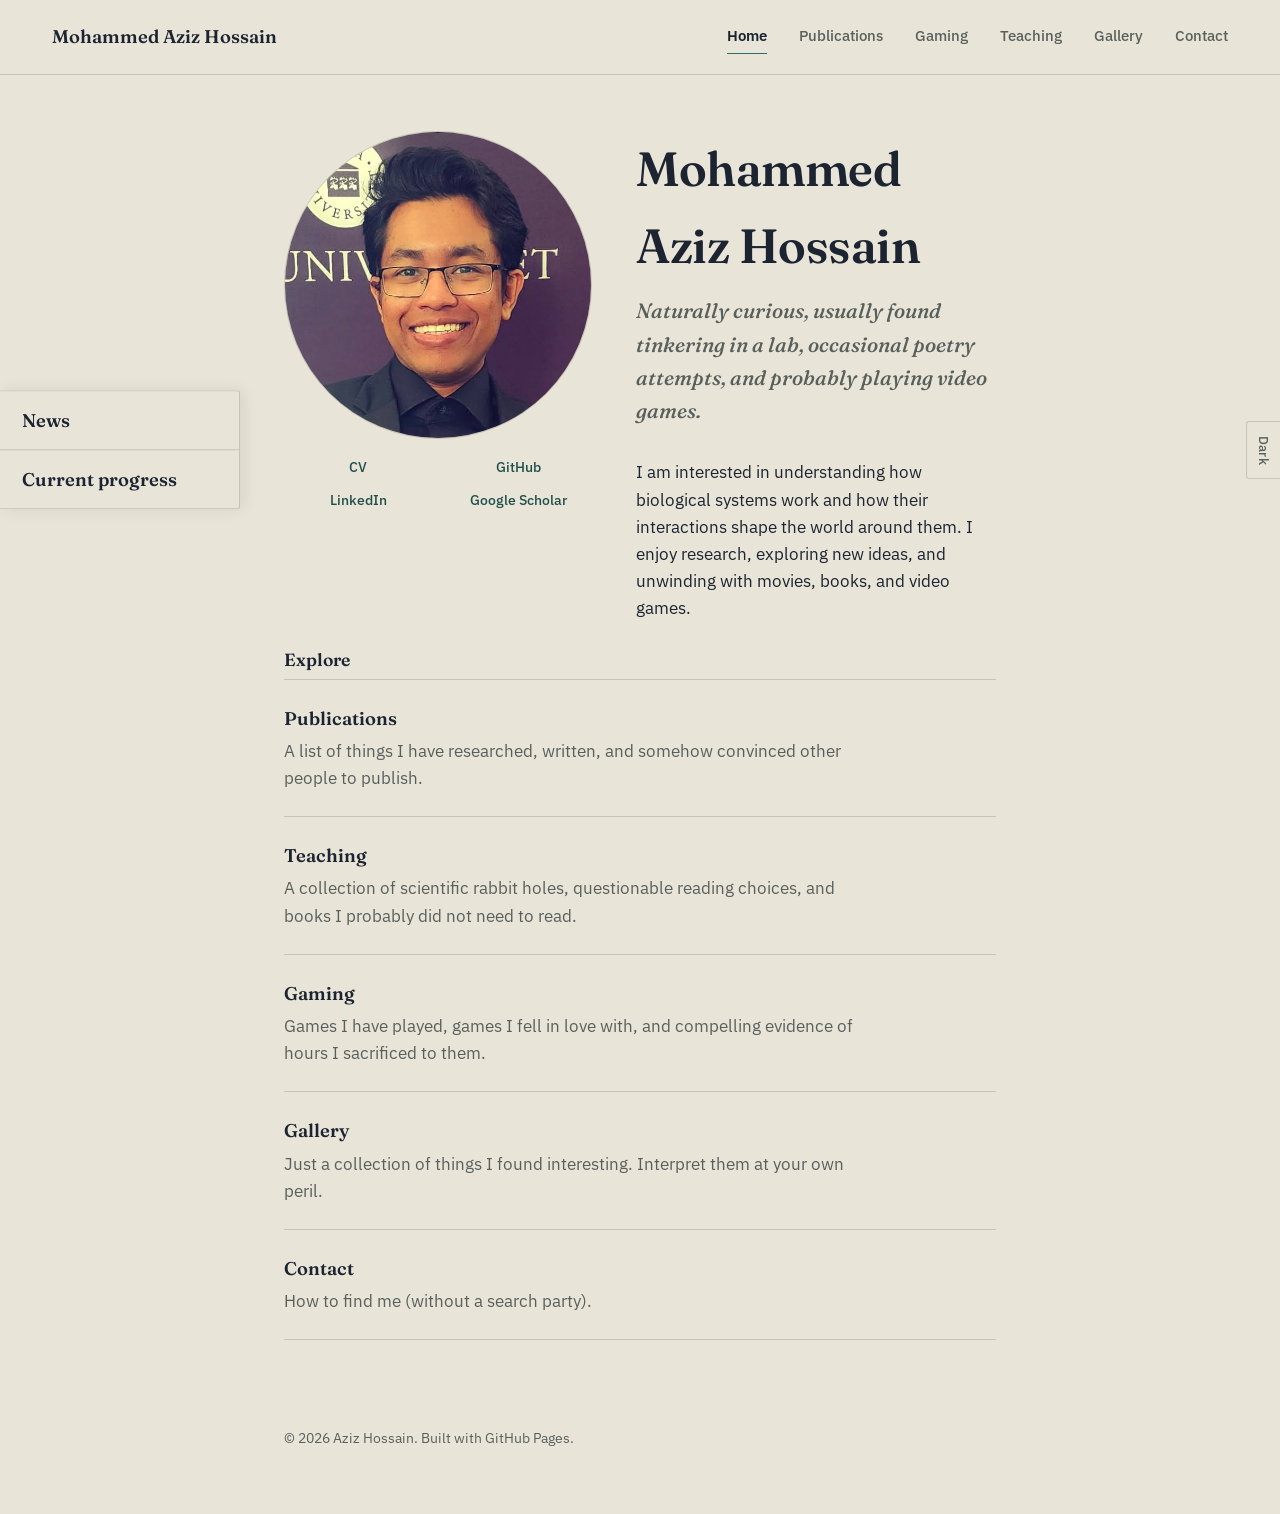
<file: index.html>
<!DOCTYPE html>
<html lang="en">

<head>

  <meta charset="UTF-8">

  <meta
    name="viewport"
    content="width=device-width, initial-scale=1.0"
  >

  <title>Mohammed Aziz Hossain</title>

  <meta
    name="description"
    content="Personal site of Mohammed Aziz Hossain — researcher, teacher, and gamer."
  >

  <link rel="preconnect" href="https://fonts.googleapis.com">

  <link
    rel="preconnect"
    href="https://fonts.gstatic.com"
    crossorigin
  >

  <link
    href="https://fonts.googleapis.com/css2?family=Fraunces:ital,wght@0,400;0,600;1,500&family=IBM+Plex+Mono:wght@400;500&family=IBM+Plex+Sans:wght@400;500;600&display=swap"
    rel="stylesheet"
  >

  <link
    rel="stylesheet"
    href="style.css"
  >

<script data-goatcounter="https://natsu1055.goatcounter.com/count" async src="//gc.zgo.at/count.js"></script>
</head>


<body>

<a
  class="skip-link"
  href="#main"
>
  Skip to content
</a>


<!-- =====================================================
     Navigation
     ===================================================== -->

<header
  class="sidebar"
  id="site-header"
></header>


<!-- =====================================================
     Site updates (fixed to the left edge of the viewport)
     ===================================================== -->

<aside
  class="side-updates"
  aria-label="Site updates"
>

  <!-- Mobile drawer toggle (hidden on desktop via CSS) -->

  <button
    class="updates-drawer-toggle"
    id="updates-drawer-toggle"
    type="button"
    aria-label="Open site updates"
    aria-expanded="false"
    aria-controls="site-updates-content"
  >
    <span aria-hidden="true">→</span>
  </button>


  <div id="site-updates-content">

  <!-- News -->

  <div class="info-panel">

    <button
      class="info-toggle"
      type="button"
      aria-expanded="false"
      aria-controls="news-panel"
    >
      News
    </button>


    <div
      class="info-content"
      id="news-panel"
      hidden
    >

      <article class="news-entry">

        <time
          class="news-date"
          datetime="2026-09"
        >
          September 2026
        </time>

        <p class="news-text">
          Still looking for evidence of disturbance.
          Nothing conclusive yet.
        </p>

      </article>

    </div>

  </div>


  <!-- Current progress -->

  <div class="info-panel">

    <button
      class="info-toggle"
      type="button"
      aria-expanded="false"
      aria-controls="currently-panel"
    >
      Current progress
    </button>


    <div
      class="info-content"
      id="currently-panel"
      hidden
    >

      <p class="status-text">
        Currently reading whatever catches my attention
        and tinkering with GitHub Pages. Treating the
        whole thing as research, mostly because
        “I have no idea what I am doing” sounds less
        impressive.
      </p>

    </div>

  </div>

  </div>


</aside>


<!-- =====================================================
     Home page
     ===================================================== -->

<main
  id="main"
  class="content home-content"
>


  <!-- ===================================================
       Hero
       =================================================== -->

  <section
    class="hero"
    aria-labelledby="hero-name"
  >


    <!-- Profile photo -->

    <div class="hero-photo">

      <img
        src="profile.jpg"
        alt="Photo of Aziz Hossain"
        class="profile-photo"
      >


      <!-- Links directly underneath photo -->

      <div class="hero-links">

        <a href="cv.pdf">
          CV
        </a>

        <a
          href="https://github.com/MAzizHossain"
          target="_blank"
          rel="noopener noreferrer"
        >
          GitHub
        </a>

        <a
          href="https://www.linkedin.com/in/aziz2077"
          target="_blank"
          rel="noopener noreferrer"
        >
          LinkedIn
        </a>

        <a
          href="https://scholar.google.com/citations?user=eGO1N70AAAAJ&hl=en&authuser=3"
          target="_blank"
          rel="noopener noreferrer"
        >
          Google Scholar
        </a>

      </div>

    </div>


    <!-- Hero text -->

    <div class="hero-text">

      <h1
        class="hero-name"
        id="hero-name"
      >
        Mohammed Aziz Hossain
      </h1>


      <p class="hero-tagline">
        Naturally curious, usually found tinkering in a lab,
        occasional poetry attempts, and probably playing
        video games.
      </p>


      <p>
        I am interested in understanding how biological
        systems work and how their interactions shape the
        world around them. I enjoy research, exploring new
        ideas, and unwinding with movies, books, and video
        games.
      </p>

    </div>

  </section>


  <!-- ===================================================
       Explore
       =================================================== -->

  <section
    class="explore"
    aria-labelledby="explore-heading"
  >

    <h2
      class="section-label"
      id="explore-heading"
    >
      Explore
    </h2>


    <div class="row-list">


      <!-- Publications -->

      <article class="row">

        <div class="row-head">

          <span class="row-title">

            <a href="publications.html">
              Publications
            </a>

          </span>

        </div>

        <p class="row-desc">
          A list of things I have researched, written,
          and somehow convinced other people to publish.
        </p>

      </article>


      <!-- Teaching -->

      <article class="row">

        <div class="row-head">

          <span class="row-title">

            <a href="teaching.html">
              Teaching
            </a>

          </span>

        </div>

        <p class="row-desc">
          A collection of scientific rabbit holes,
          questionable reading choices, and books I
          probably did not need to read.
        </p>

      </article>


      <!-- Gaming -->

      <article class="row">

        <div class="row-head">

          <span class="row-title">

            <a href="gaming.html">
              Gaming
            </a>

          </span>

        </div>

        <p class="row-desc">
          Games I have played, games I fell in love with,
          and compelling evidence of hours I sacrificed
          to them.
        </p>

      </article>


      <!-- Gallery -->

      <article class="row">

        <div class="row-head">

          <span class="row-title">

            <a href="gallery.html">
              Gallery
            </a>

          </span>

        </div>

        <p class="row-desc">
          Just a collection of things I found interesting.
          Interpret them at your own peril.
        </p>

      </article>


      <!-- Contact -->

      <article class="row">

        <div class="row-head">

          <span class="row-title">

            <a href="contact.html">
              Contact
            </a>

          </span>

        </div>

        <p class="row-desc">
          How to find me (without a search party).
        </p>

      </article>


    </div>

  </section>


</main>


<!-- =====================================================
     Footer
     ===================================================== -->

<footer
  class="site-footer"
  id="site-footer"
></footer>


<script src="script.js"></script>

</body>

</html>
</file>
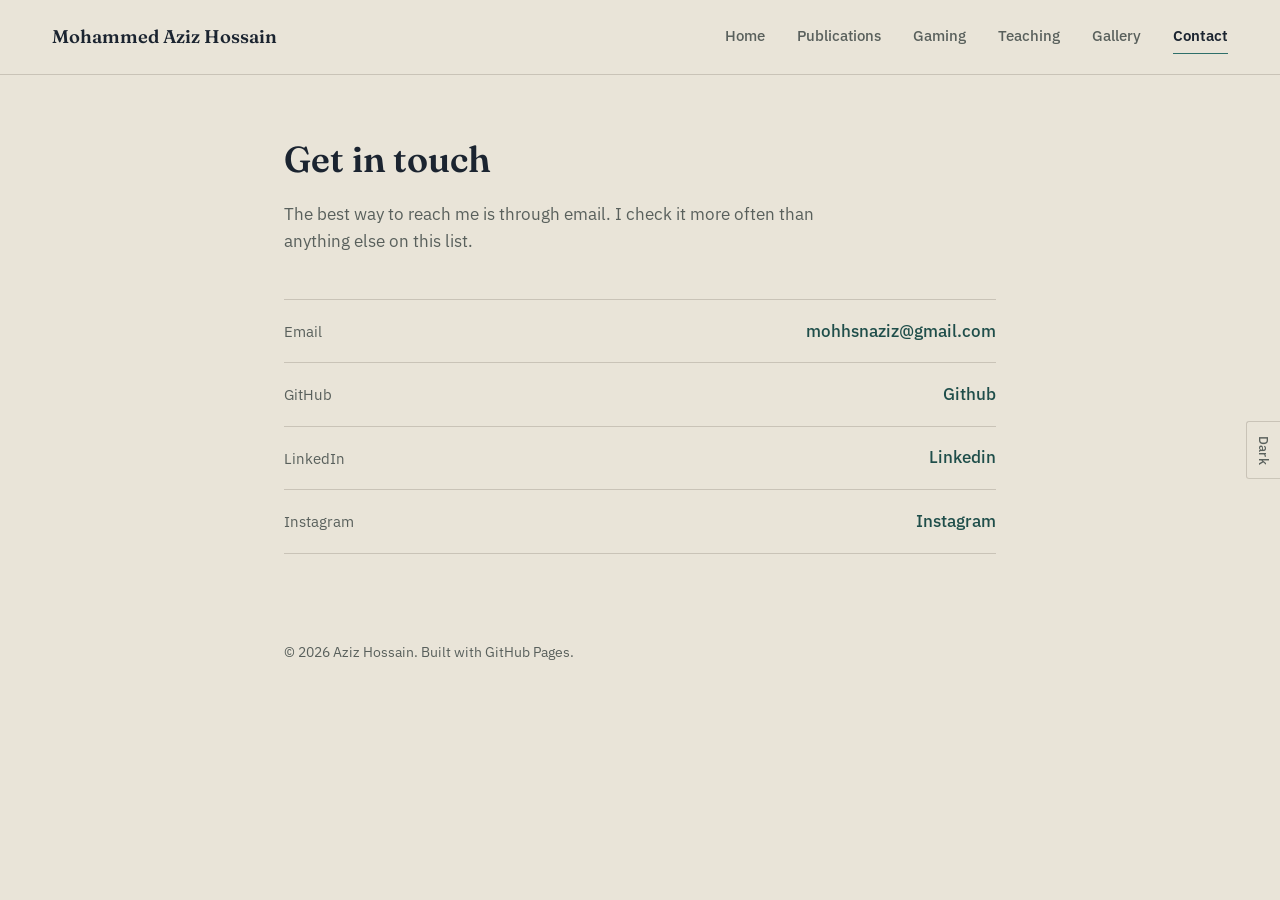
<file: contact.html>
<!DOCTYPE html>
<html lang="en">
<head>
<meta charset="UTF-8">
<meta name="viewport" content="width=device-width, initial-scale=1.0">
<title>Contact — Mohammed Aziz Hossain</title>
<meta name="description" content="Get in touch.">
<link rel="preconnect" href="https://fonts.googleapis.com">
<link rel="preconnect" href="https://fonts.gstatic.com" crossorigin>
<link href="https://fonts.googleapis.com/css2?family=Fraunces:ital,wght@0,400;0,600;1,500&family=IBM+Plex+Mono:wght@400;500&family=IBM+Plex+Sans:wght@400;500;600&display=swap" rel="stylesheet">
<link rel="stylesheet" href="style.css">
<script data-goatcounter="https://natsu1055.goatcounter.com/count" async src="//gc.zgo.at/count.js"></script>
</head>
<body>

<a class="skip-link" href="#main">Skip to content</a>

<header class="sidebar" id="site-header"></header>

<main id="main" class="content">

  <h1 class="page-title">Get in touch</h1>
  <p class="page-intro">The best way to reach me is through email. I check it
    more often than anything else on this list.</p>

  <!-- Replace with your real links -->
  <ul class="contact-list">
    <li>
      <span class="label">Email</span>
      <a href="mailto:you@example.com">mohhsnaziz@gmail.com</a>
    </li>
    <li>
      <span class="label">GitHub</span>
      <a href="https://github.com/MAzizHossain">Github</a>
    </li>
    <li>
      <span class="label">LinkedIn</span>
      <a href="https://www.linkedin.com/in/aziz2077/">Linkedin</a>
    </li>
    <li>
      <span class="label">Instagram</span>
      <a href="https://www.instagram.com/aziz_hossain_shovon/">Instagram</a>
    </li>
  </ul>

</main>

<footer class="site-footer" id="site-footer"></footer>

<script src="script.js"></script>
</body>
</html>
</file>
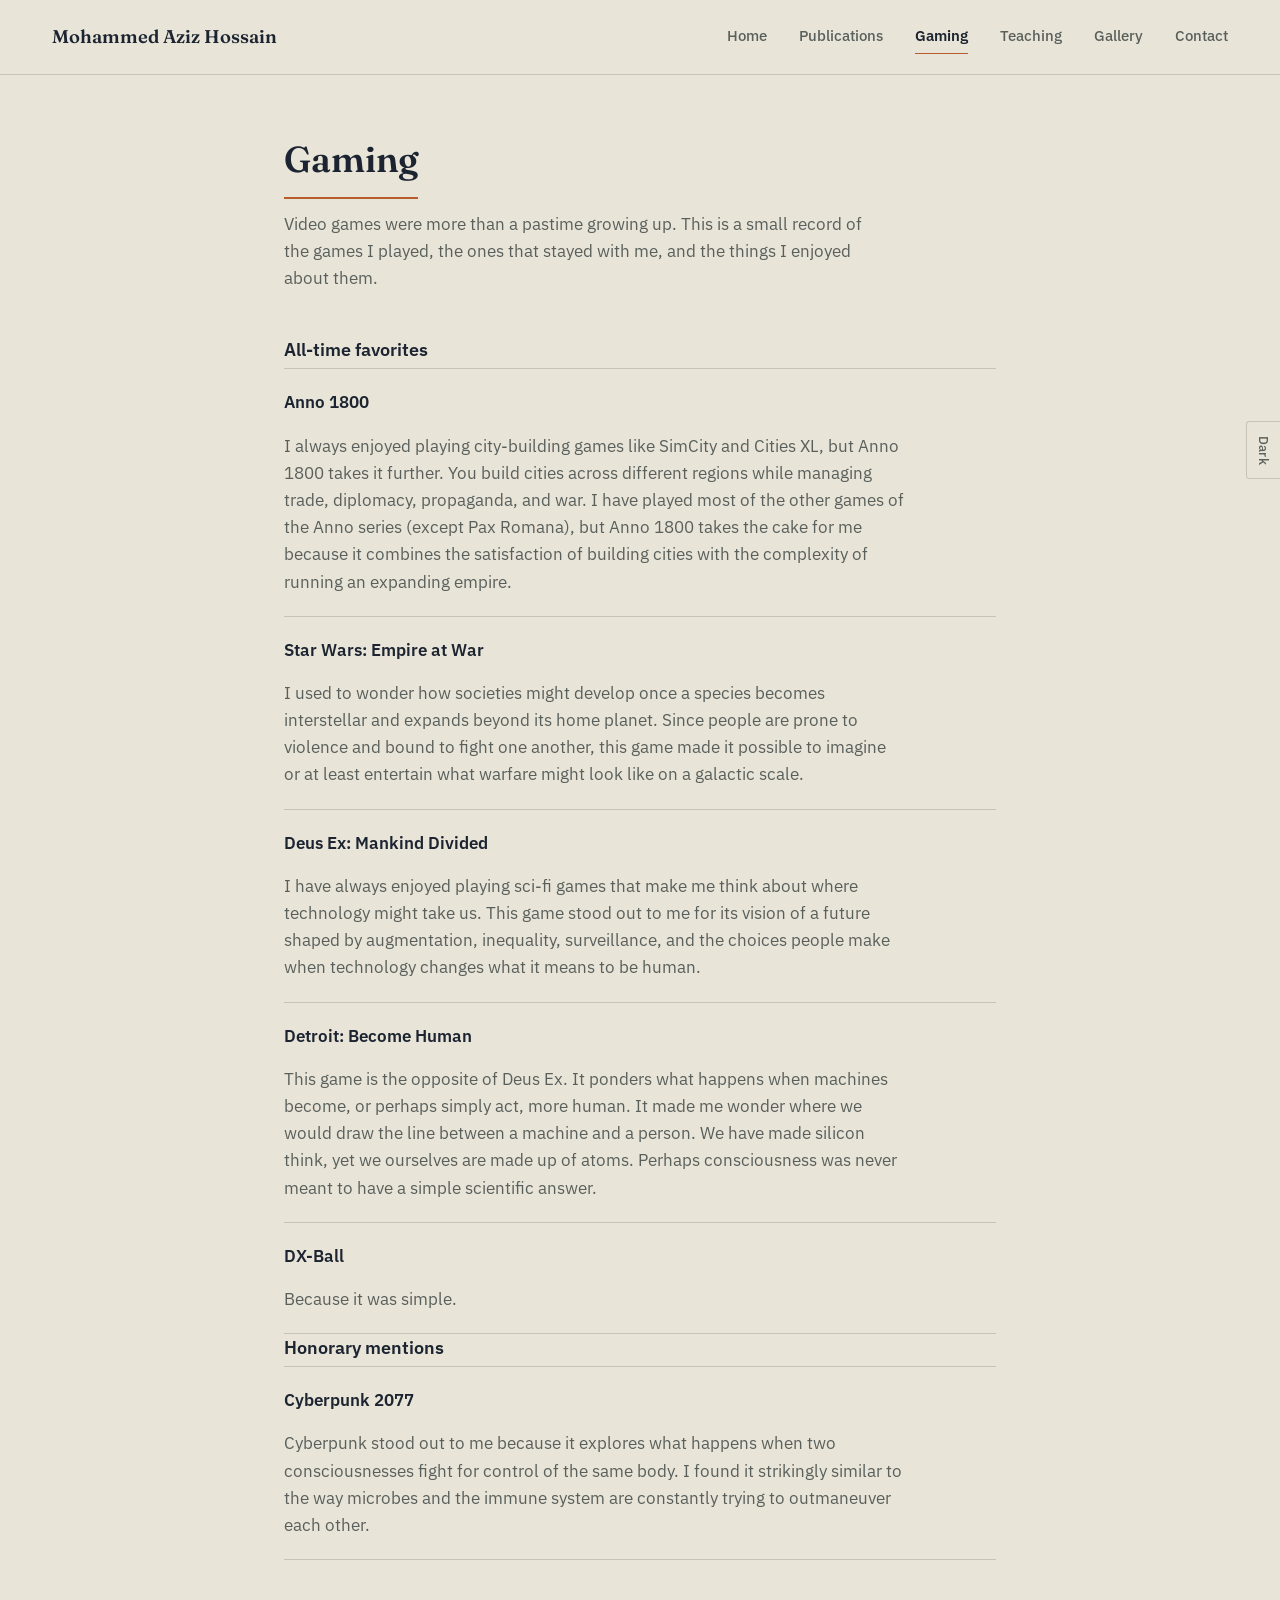
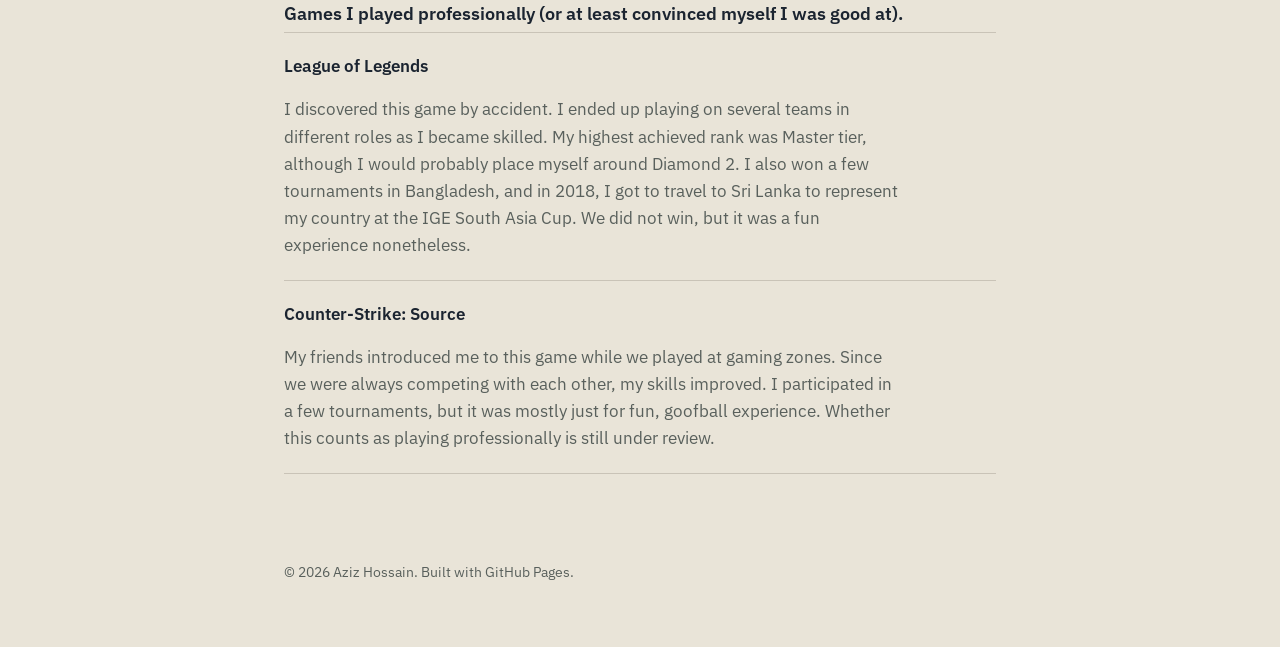
<file: gaming.html>
<!DOCTYPE html>
<html lang="en">
<head>
<meta charset="UTF-8">
<meta name="viewport" content="width=device-width, initial-scale=1.0">
<title>Gaming — Mohammed Aziz Hossain</title>
<meta name="description" content="Games I've played, all-time favorites, and why I played them.">
<link rel="preconnect" href="https://fonts.googleapis.com">
<link rel="preconnect" href="https://fonts.gstatic.com" crossorigin>
<link href="https://fonts.googleapis.com/css2?family=Fraunces:ital,wght@0,400;0,600;1,500&family=IBM+Plex+Mono:wght@400;500&family=IBM+Plex+Sans:wght@400;500;600&display=swap" rel="stylesheet">
<link rel="stylesheet" href="style.css">
<script data-goatcounter="https://natsu1055.goatcounter.com/count" async src="//gc.zgo.at/count.js"></script>
</head>
<body>

<a class="skip-link" href="#main">Skip to content</a>

<header class="sidebar" id="site-header"></header>

<main id="main" class="content accent-rust">

<h1 class="page-title">Gaming</h1>

<p class="page-intro">
  Video games were more than a pastime growing up. This is a small record of the games I played,
  the ones that stayed with me, and the things I enjoyed about them.
</p>

<p class="section-label">All-time favorites</p>

<div class="game-row">
  <div>
    <p class="game-title">Anno 1800</p>
    <p class="game-note">
      I always enjoyed playing city-building games like SimCity and Cities XL, but Anno 1800 takes it further.
      You build cities across different regions while managing trade, diplomacy, propaganda, and war.
      I have played most of the other games of the Anno series (except Pax Romana), but Anno 1800 takes the
      cake for me because it combines the satisfaction of building cities with the complexity of running an
      expanding empire.
    </p>
  </div>
</div>

<div class="game-row">
  <div>
    <p class="game-title">Star Wars: Empire at War</p>
    <p class="game-note">
      I used to wonder how societies might develop once a species becomes interstellar and expands beyond its
      home planet. Since people are prone to violence and bound to fight one another, this game made it possible
      to imagine or at least entertain what warfare might look like on a galactic scale.
    </p>
  </div>
</div>

<div class="game-row">
  <div>
    <p class="game-title">Deus Ex: Mankind Divided</p>
    <p class="game-note">
      I have always enjoyed playing sci-fi games that make me think about where technology might take us.
      This game stood out to me for its vision of a future shaped by augmentation, inequality, surveillance,
      and the choices people make when technology changes what it means to be human.
    </p>
  </div>
</div>

<div class="game-row">
  <div>
    <p class="game-title">Detroit: Become Human</p>
    <p class="game-note">
      This game is the opposite of Deus Ex. It ponders what happens when machines become, or perhaps simply act,
      more human. It made me wonder where we would draw the line between a machine and a person.
      We have made silicon think, yet we ourselves are made up of atoms. Perhaps consciousness was never meant
      to have a simple scientific answer.
    </p>
  </div>
</div>
  
<div class="game-row">
  <div>
    <p class="game-title">DX-Ball</p>
    <p class="game-note">
      Because it was simple.
    </p>
  </div>
</div>

<p class="section-label">Honorary mentions</p>

<div class="game-row">
  <div>
    <p class="game-title">Cyberpunk 2077</p>
    <p class="game-note">
      Cyberpunk stood out to me because it explores what happens when two consciousnesses fight for control of
      the same body. I found it strikingly similar to the way microbes and the immune system are constantly
      trying to outmaneuver each other.
    </p>
  </div>
</div>


<p class="section-label" style="margin-top: 2.5rem;">
  Games I played professionally (or at least convinced myself I was good at).
</p>

<div class="game-row">
  <div>
    <p class="game-title">League of Legends</p>
    <p class="game-note">
      I discovered this game by accident. I ended up playing on several teams in different roles as I became
      skilled. My highest achieved rank was Master tier, although I would probably place myself around Diamond 2.
      I also won a few tournaments in Bangladesh, and in 2018, I got to travel to Sri Lanka to represent my
      country at the IGE South Asia Cup. We did not win, but it was a fun experience nonetheless.
    </p>
  </div>
</div>

<div class="game-row">
  <div>
    <p class="game-title">Counter-Strike: Source</p>
    <p class="game-note">
      My friends introduced me to this game while we played at gaming zones. Since we were always competing with
      each other, my skills improved. I participated in a few tournaments, but it was mostly just for fun,
      goofball experience. Whether this counts as playing professionally is still under review.
    </p>
  </div>
</div>

</main>

<footer class="site-footer" id="site-footer"></footer>

<script src="script.js"></script>
</body>
</html>
</file>
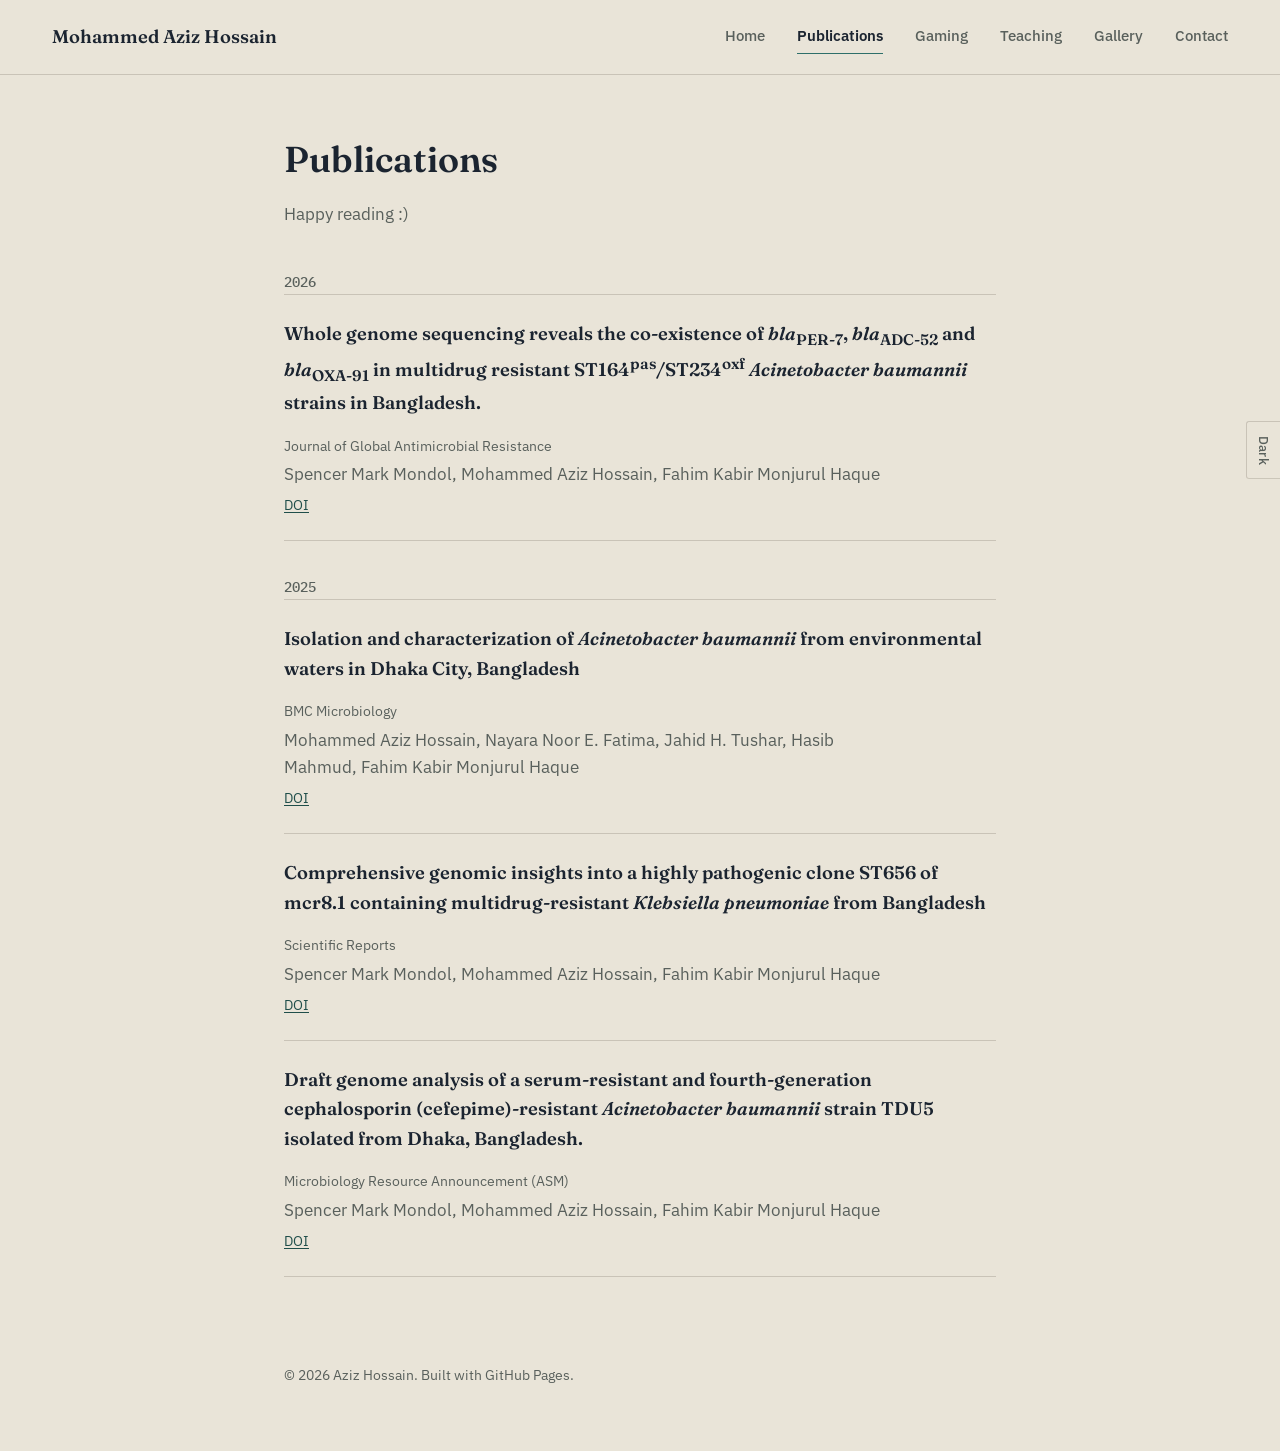
<file: publications.html>
<!DOCTYPE html>
<html lang="en">
<head>
<meta charset="UTF-8">
<meta name="viewport" content="width=device-width, initial-scale=1.0">

<title>Publications — Mohammed Aziz Hossain</title>

<meta name="description" content="Selected publications and preprints.">

<link rel="preconnect" href="https://fonts.googleapis.com">
<link rel="preconnect" href="https://fonts.gstatic.com" crossorigin>

<link href="https://fonts.googleapis.com/css2?family=Fraunces:ital,wght@0,400;0,600;1,500&family=IBM+Plex+Mono:wght@400;500&family=IBM+Plex+Sans:wght@400;500;600&display=swap" rel="stylesheet">

<link rel="stylesheet" href="style.css">
<script data-goatcounter="https://natsu1055.goatcounter.com/count" async src="//gc.zgo.at/count.js"></script>
</head>

<body>

<a class="skip-link" href="#main">Skip to content</a>

<header class="sidebar" id="site-header"></header>

<main id="main" class="content">

  <h1 class="page-title">Publications</h1>

  <p class="page-intro">
    Happy reading :)
  </p>

  <!-- JavaScript will automatically put the publications here -->
  <div id="publications">
    <p class="loading-publications">
      Loading publications...
    </p>
  </div>

</main>

<footer class="site-footer" id="site-footer"></footer>

<script src="script.js"></script>

</body>
</html>
</file>
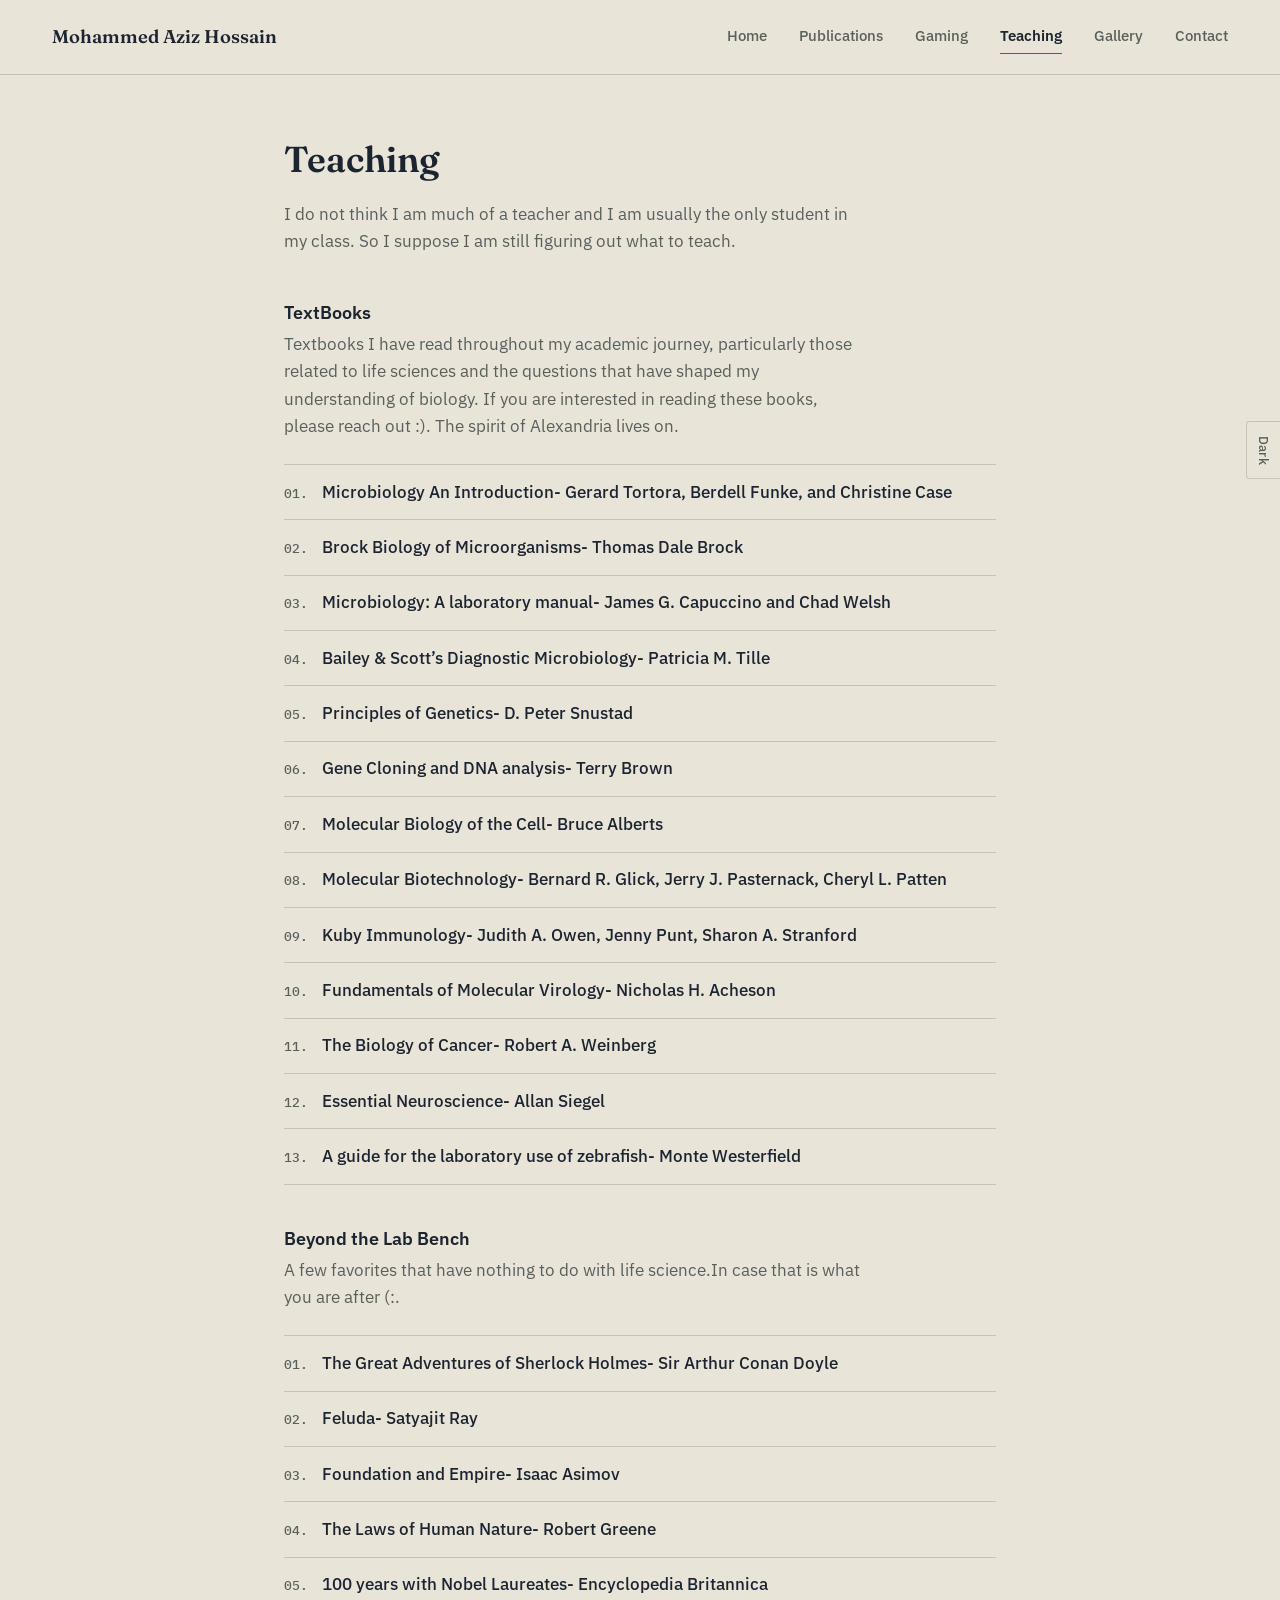
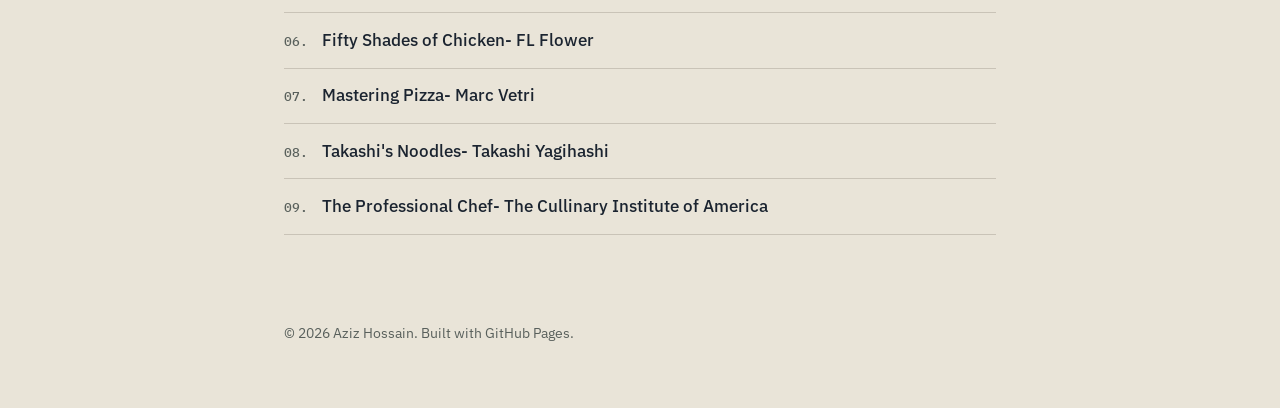
<file: teaching.html>
<!DOCTYPE html>
<html lang="en">
<head>
<meta charset="UTF-8">
<meta name="viewport" content="width=device-width, initial-scale=1.0">
<title>Teaching — Your Name</title>
<meta name="description" content="Books worth reading.">
<link rel="preconnect" href="https://fonts.googleapis.com">
<link rel="preconnect" href="https://fonts.gstatic.com" crossorigin>
<link href="https://fonts.googleapis.com/css2?family=Fraunces:ital,wght@0,400;0,600;1,500&family=IBM+Plex+Mono:wght@400;500&family=IBM+Plex+Sans:wght@400;500;600&display=swap" rel="stylesheet">
<link rel="stylesheet" href="style.css">
<script data-goatcounter="https://natsu1055.goatcounter.com/count" async src="//gc.zgo.at/count.js"></script>
</head>
<body>

<a class="skip-link" href="#main">Skip to content</a>

<header class="sidebar" id="site-header"></header>

<main id="main" class="content">

  <h1 class="page-title">Teaching</h1>
  <p class="page-intro">I do not think I am much of a teacher and I am usually the only student in my class. So I suppose I am still figuring out what to teach.</p>

  <p class="section-label" style="margin-top: 2.5rem;">TextBooks</p>
  <p class="page-intro" style="margin-bottom: 1.5rem;">Textbooks I have read throughout my academic journey, particularly those related to  life sciences 
    and the questions that have shaped my understanding of biology. If you are interested in reading these books, please reach out :). The spirit of Alexandria lives on.
  </p>

  <!-- Life-science reads, in whatever order you like -->
  <ol class="book-list">
    <li> Microbiology An Introduction- Gerard Tortora, Berdell Funke, and Christine Case</li>
    <li>Brock Biology of Microorganisms- Thomas Dale Brock</li>
    <li>Microbiology: A laboratory manual- James G. Capuccino and Chad Welsh</li>
    <li>Bailey & Scott’s Diagnostic Microbiology- Patricia M. Tille</li>
    <li>Principles of Genetics- D. Peter Snustad</li>
    <li>Gene Cloning and DNA analysis- Terry Brown</li>
    <li>Molecular Biology of the Cell- Bruce Alberts</li>
    <li>Molecular Biotechnology- Bernard R. Glick, Jerry J. Pasternack, Cheryl L. Patten</li>
    <li>Kuby Immunology- Judith A. Owen, Jenny Punt, Sharon A. Stranford</li>
    <li>Fundamentals of Molecular Virology- Nicholas H. Acheson</li>
    <li>The Biology of Cancer- Robert A. Weinberg</li>
    <li>Essential Neuroscience- Allan Siegel</li>
    <li>A guide for the laboratory use of zebrafish- Monte Westerfield</li>
    
  </ol>

  <p class="section-label" style="margin-top: 2.5rem;">Beyond the Lab Bench</p>
  <p class="page-intro" style="margin-bottom: 1.5rem;">A few favorites that
    have nothing to do with life science.In case that is what you are after (:.</p>

  <!-- Non-science reads -->
  <ol class="book-list">
    <li>The Great Adventures of Sherlock Holmes- Sir Arthur Conan Doyle</li>
    <li>Feluda- Satyajit Ray</li>
    <li>Foundation and Empire- Isaac Asimov</li>
    <li>The Laws of Human Nature- Robert Greene</li>
    <li>100 years with Nobel Laureates- Encyclopedia Britannica</li>
    <li>Fifty Shades of Chicken- FL Flower</li>
    <li>Mastering Pizza- Marc Vetri</li>
    <li>Takashi's Noodles- Takashi Yagihashi</li>
    <li>The Professional Chef- The Cullinary Institute of America</li>
    
  </ol>

  <!-- end replaceable section -->

</main>

<footer class="site-footer" id="site-footer"></footer>

<script src="script.js"></script>
</body>
</html>
</file>
<file: style.css>
/* =========================================================
   DESIGN TOKENS
   ========================================================= */

:root {
  --paper: #E9E4D8;
  --surface: #DED8CA;

  --ink: #1B2430;
  --ink-soft: #59605C;

  --teal: #2E6F6A;
  --teal-dark: #1F4E4A;

  --rust: #B85C2B;

  --line: #C9C3B7;

  --font-display: "Fraunces", Georgia, serif;
  --font-body: "IBM Plex Sans", -apple-system, Segoe UI, sans-serif;
  --font-mono: "IBM Plex Mono", ui-monospace, Menlo, monospace;

  --maxw: 760px;
  --radius: 3px;
  --speed: 150ms;

  color-scheme: light;
}


/* =========================================================
   DARK THEME
   ========================================================= */

:root[data-theme="dark"] {
  --paper: #15181B;
  --surface: #1E2225;

  --ink: #E7E9E6;
  --ink-soft: #A8AFA9;

  --teal: #4FA79F;
  --teal-dark: #7ED9CE;

  --rust: #E3966B;

  --line: #2A2E31;

  color-scheme: dark;
}


/* =========================================================
   RESET & BASE
   ========================================================= */

*,
*::before,
*::after {
  box-sizing: border-box;
}

html {
  scroll-behavior: smooth;
}

body {
  margin: 0;
  background: var(--paper);
  color: var(--ink);
  font-family: var(--font-body);
  font-size: 1.0625rem;
  line-height: 1.6;
  -webkit-font-smoothing: antialiased;
  transition:
    background-color 200ms ease,
    color 200ms ease;
}

h1,
h2,
h3 {
  margin: 0;
  color: var(--ink);
  font-family: var(--font-display);
}

p {
  max-width: 62ch;
  margin: 0 0 1rem;
}

a {
  color: var(--teal-dark);
  text-decoration-thickness: 1px;
  text-underline-offset: 2px;
}

a:hover {
  color: var(--rust);
}

img,
svg {
  display: block;
  max-width: 100%;
}


/* =========================================================
   ACCESSIBILITY
   ========================================================= */

.sr-only {
  position: absolute;
  width: 1px;
  height: 1px;
  padding: 0;
  margin: -1px;
  overflow: hidden;
  clip: rect(0, 0, 0, 0);
  white-space: nowrap;
  border: 0;
}

.skip-link {
  position: absolute;
  left: -999px;
  top: 0;
  z-index: 100;

  padding: 0.6rem 1rem;

  background: var(--ink);
  color: var(--paper);
}

.skip-link:focus {
  left: 0.5rem;
  top: 0.5rem;
}

a:focus-visible,
button:focus-visible {
  outline: 2px solid var(--teal);
  outline-offset: 2px;
}

@media (prefers-reduced-motion: reduce) {
  *,
  *::before,
  *::after {
    animation-duration: 0.01ms !important;
    animation-iteration-count: 1 !important;
    transition-duration: 0.01ms !important;
    scroll-behavior: auto !important;
  }
}


/* =========================================================
   TOP NAV
   ========================================================= */

.sidebar {
  position: sticky;
  top: 0;
  z-index: 50;

  width: 100%;

  display: flex;
  flex-direction: column;

  padding: 1.1rem 1.5rem;

  background: var(--paper);
  border-bottom: 1px solid var(--line);
}

.sidebar-top {
  display: flex;
  align-items: center;
  justify-content: space-between;
}

.wordmark {
  color: var(--ink);

  font-family: var(--font-display);
  font-size: 1.15rem;
  font-weight: 600;

  line-height: 1.3;
  text-decoration: none;
}

.wordmark:hover {
  color: var(--teal-dark);
}


/* =========================================================
   THEME TAB
   ========================================================= */

.theme-tab {
  position: fixed;
  top: 50%;
  right: 0;

  transform: translateY(-50%);

  z-index: 60;

  padding: 0.85rem 0.5rem;

  background: var(--paper);
  color: var(--ink-soft);

  border: 1px solid var(--line);
  border-right: none;
  border-radius:
    var(--radius)
    0
    0
    var(--radius);

  font-family: var(--font-body);
  font-size: 0.8rem;
  font-weight: 500;
  letter-spacing: 0.02em;

  cursor: pointer;

  writing-mode: vertical-rl;
  text-orientation: mixed;

  transition:
    padding-right 150ms ease,
    color 150ms ease,
    background-color 200ms ease,
    border-color 200ms ease;
}

.theme-tab:hover {
  padding-right: 0.75rem;

  color: var(--ink);
  background: var(--surface);

  border-color: var(--ink-soft);
}


/* =========================================================
   SIDE UPDATES
   ========================================================= */

.side-updates {
  position: fixed;
  left: 0;
  top: 50%;

  transform: translateY(-50%);

  z-index: 60;

  width: 15rem;
  max-width: 42vw;

  background: var(--paper);

  border: 1px solid var(--line);
  border-left: none;

  border-radius:
    0
    var(--radius)
    var(--radius)
    0;

  box-shadow: 3px 0 16px rgba(0, 0, 0, 0.08);

  overflow: hidden;
}

.updates-drawer-toggle {
  display: none;
}

.side-updates .info-panel + .info-panel {
  border-top: 1px solid var(--line);
}

.side-updates .info-toggle {
  display: block;

  width: 100%;

  padding: 1.1rem 1.35rem;

  background: none;
  border: none;

  color: var(--ink);

  font-family: var(--font-display);
  font-size: 1.15rem;
  font-weight: 600;

  text-align: left;

  cursor: pointer;
}

.side-updates .info-toggle:hover,
.side-updates .info-toggle[aria-expanded="true"] {
  color: var(--teal-dark);
}

.side-updates .info-toggle:focus-visible {
  outline: 2px solid var(--teal);
  outline-offset: -2px;
}

.side-updates .info-content {
  padding: 0 1.35rem 1.25rem;
}

.side-updates .news-date {
  display: block;

  margin-bottom: 0.4rem;

  color: var(--ink-soft);

  font-family: var(--font-mono);
  font-size: 0.75rem;
}

.side-updates .news-text,
.side-updates .status-text {
  margin: 0;

  color: var(--ink-soft);

  font-size: 0.92rem;
  line-height: 1.55;
}


/* =========================================================
   MOBILE SIDE UPDATES
   ========================================================= */

@media (max-width: 700px) {
  .side-updates {
    width: 11.5rem;
    max-width: none;
    overflow: visible;

    transform: translate(-100%, -50%);
    transition: transform 220ms ease;
  }

  .side-updates.updates-open {
    transform: translate(0, -50%);
  }

  .updates-drawer-toggle {
    display: flex;
    align-items: center;
    justify-content: center;

    position: absolute;
    top: 50%;
    right: -1.9rem;
    transform: translateY(-50%);

    width: 1.9rem;
    height: 3.25rem;
    padding: 0;

    background: var(--paper);
    border: 1px solid var(--line);
    border-left: none;
    border-radius: 0 var(--radius) var(--radius) 0;

    color: var(--ink-soft);
    font-size: 1rem;
    cursor: pointer;

    opacity: 1;
    transition: opacity 200ms ease;
  }

  .updates-drawer-toggle.tab-dim {
    opacity: 0.35;
  }

  .updates-drawer-toggle.tab-dim:hover,
  .updates-drawer-toggle.tab-dim:focus-visible,
  .updates-drawer-toggle.tab-dim:active {
    opacity: 1;
  }

  .side-updates .info-toggle {
    padding: 0.9rem 1rem;
    font-size: 0.98rem;
  }

  .side-updates .info-content {
    padding: 0 1rem 1rem;
  }

  .side-updates .news-text,
  .side-updates .status-text {
    font-size: 0.85rem;
  }
}


/* =========================================================
   NAVIGATION
   ========================================================= */

.nav-toggle {
  display: flex;

  width: 2.1rem;
  height: 2.1rem;

  padding: 0;

  border: none;
  background: none;

  cursor: pointer;

  flex-direction: column;
  align-items: center;
  justify-content: center;

  gap: 4px;
}

.nav-toggle span {
  display: block;

  width: 22px;
  height: 2px;

  background: var(--ink);

  border-radius: 1px;
}

.nav-links {
  display: none;

  position: absolute;

  top: 100%;
  left: 0;
  right: 0;

  flex-direction: column;

  gap: 0.1rem;

  padding: 0.5rem 1.5rem 1.25rem;

  background: var(--paper);

  border-bottom: 1px solid var(--line);
}

.nav-links.open {
  display: flex;
}

.nav-links a {
  padding: 0.6rem 0;

  color: var(--ink-soft);

  font-size: 0.95rem;
  font-weight: 500;

  text-decoration: none;

  border-bottom: 1px solid transparent;

  transition:
    border-color var(--speed) ease,
    color var(--speed) ease;
}

.nav-links a:hover {
  color: var(--ink);
}

.nav-links a.active {
  color: var(--ink);

  font-weight: 600;

  border-bottom-color: var(--teal);
}

.nav-links a.active[data-section="gaming"] {
  border-bottom-color: var(--rust);
}


/* =========================================================
   DESKTOP NAV
   ========================================================= */

@media (min-width: 701px) {
  .sidebar {
    flex-direction: row;
    align-items: center;
    justify-content: space-between;

    padding: 1.25rem 3.25rem;
  }

  .nav-toggle {
    display: none;
  }

  .nav-links {
    position: static;

    display: flex;

    flex-direction: row;

    gap: 2rem;

    padding: 0;

    background: none;

    border-bottom: none;
  }

  .nav-links a {
    padding: 0.2rem 0 0.35rem;
  }
}


/* =========================================================
   MAIN CONTENT
   ========================================================= */

.content {
  width: 100%;
  max-width: var(--maxw);

  margin: 0 auto;

  padding: 3.5rem 1.5rem 4rem;
}

.page-title {
  margin-bottom: 0.75rem;

  font-size: 2.25rem;
  font-weight: 600;
}

.page-intro {
  max-width: 58ch;

  margin-bottom: 2.75rem;

  color: var(--ink-soft);
}

.accent-rust .page-title {
  display: inline-block;

  padding-bottom: 0.5rem;

  border-bottom: 2px solid var(--rust);
}


/* =========================================================
   HERO
   ========================================================= */

.hero {
  display: flex;
  flex-direction: column-reverse;

  gap: 1.5rem;

  margin-bottom: 0.5rem;
}

.hero-text {
  flex: 1;
  min-width: 0;
}


/* =========================================================
   PROFILE PHOTO
   ========================================================= */

.hero-photo {
  flex-shrink: 0;

  width: 308px;

  margin-left: auto;
  margin-right: auto;
}

.hero-photo img {
  display: block;

  width: 308px;
  height: 308px;

  aspect-ratio: 1 / 1;

  object-fit: cover;

  border: 1px solid var(--line);

  border-radius: 50%;

  background: var(--surface);
}


/* =========================================================
   PROFILE LINKS — 2 × 2
   ========================================================= */

.hero-links {
  display: grid;

  grid-template-columns: repeat(2, minmax(0, 1fr));

  gap: 0.5rem 0.75rem;

  width: 308px;

  margin: 1rem auto 1.5rem;

  text-align: center;

  font-size: 0.9rem;
  font-weight: 500;
}

.hero-links a {
  min-width: 0;

  padding-bottom: 1px;

  color: var(--teal-dark);

  text-decoration: none;

  border-bottom: 1px solid transparent;
}

.hero-links a:hover {
  color: var(--rust);

  border-bottom-color: currentColor;
}


/* =========================================================
   HERO TEXT
   ========================================================= */

.hero-name {
  margin-bottom: 0.6rem;

  font-size: 2.1rem;
  font-weight: 600;

  letter-spacing: -0.01em;

  opacity: 0;

  animation: rise 600ms ease forwards;
}

.hero-tagline {
  max-width: 46ch;

  margin-bottom: 2rem;

  color: var(--ink-soft);

  font-family: var(--font-display);

  font-size: 1.1rem;
  font-style: italic;
  font-weight: 500;

  opacity: 0;

  animation: rise 600ms ease 120ms forwards;
}

@keyframes rise {
  from {
    opacity: 0;
    transform: translateY(10px);
  }

  to {
    opacity: 1;
    transform: translateY(0);
  }
}


/* =========================================================
   DESKTOP HERO
   ========================================================= */

@media (min-width: 701px) {
  .hero {
    flex-direction: row;
    align-items: flex-start;

    gap: 2.75rem;
  }

  .hero-photo {
    width: 308px;

    margin-left: 0;
    margin-right: 0;
  }

  .hero-photo img {
    width: 308px;
    height: 308px;
  }

  .hero-links {
    width: 308px;
  }

  .hero-name {
    font-size: 3rem;
  }

  .hero-tagline {
    font-size: 1.3rem;
  }
}


/* =========================================================
   STATUS
   ========================================================= */

.status {
  max-width: 52ch;

  margin: 0 0 3rem;

  padding: 0.1rem 0 0.1rem 1rem;

  border-left: 2px solid var(--teal);
}

.status h2 {
  margin-bottom: 0.25rem;

  color: var(--ink);

  font-size: 0.95rem;
  font-style: italic;
  font-weight: 600;
}

.status p {
  margin: 0;

  color: var(--ink-soft);
}

.section-label {
  margin-bottom: 0.25rem;

  font-size: 1.1rem;
  font-weight: 600;
}


/* =========================================================
   ROW LIST
   ========================================================= */

.row-list {
  border-top: 1px solid var(--line);
}

.row {
  position: relative;

  display: flex;
  flex-direction: column;

  gap: 0.3rem;

  padding: 1.5rem 0;

  border-bottom: 1px solid var(--line);
}

.row-head {
  display: flex;

  align-items: baseline;
  justify-content: space-between;

  gap: 1rem;

  flex-wrap: wrap;
}

.row-title {
  font-family: var(--font-display);
  font-size: 1.15rem;
  font-weight: 600;
}

.row-title a {
  color: var(--ink);

  text-decoration: none;
}

.row-title a::after {
  content: "";

  position: absolute;

  inset: 0;
}

.row-title a:hover {
  color: var(--teal-dark);
}

.row-meta {
  color: var(--ink-soft);

  font-size: 0.9rem;

  white-space: nowrap;
}

.row-desc {
  max-width: 60ch;

  margin: 0;

  color: var(--ink-soft);
}

.row-links {
  position: relative;
  z-index: 1;

  display: flex;

  gap: 0.5rem;

  font-size: 0.9rem;
}

.row-links a {
  color: var(--teal-dark);
}

.year-heading {
  margin: 2.25rem 0 0;

  color: var(--ink-soft);

  font-family: var(--font-mono);

  font-size: 0.85rem;
  font-weight: 500;
}

.year-heading:first-child {
  margin-top: 0;
}


/* =========================================================
   BOOK LIST
   ========================================================= */

.book-list {
  list-style: none;

  margin: 0;
  padding: 0;

  border-top: 1px solid var(--line);

  counter-reset: book;
}

.book-list li {
  display: flex;

  align-items: baseline;

  gap: 0.85rem;

  padding: 0.85rem 0;

  border-bottom: 1px solid var(--line);

  font-weight: 500;

  counter-increment: book;
}

.book-list li::before {
  content: counter(book, decimal-leading-zero) ".";

  flex-shrink: 0;

  color: var(--ink-soft);

  font-family: var(--font-mono);

  font-size: 0.8rem;
  font-weight: 500;
}


/* =========================================================
   GAMING PAGE
   ========================================================= */

.game-row {
  display: flex;

  align-items: flex-start;

  gap: 1rem;

  padding: 1.25rem 0;

  border-top: 1px solid var(--line);
  border-bottom: 1px solid var(--line);
}

.game-row + .game-row {
  border-top: none;
}

.tag {
  display: inline-block;

  padding: 0.15rem 0.45rem;

  color: var(--ink-soft);

  background: var(--surface);

  border: 1px solid var(--line);
  border-radius: var(--radius);

  font-family: var(--font-mono);

  font-size: 0.7rem;
  font-weight: 500;

  white-space: nowrap;
}

.game-title {
  font-weight: 600;
}

.game-note {
  margin: 0.2rem 0 0;

  color: var(--ink-soft);
}

.log {
  margin-top: 0.5rem;

  padding-left: 1rem;

  color: var(--ink-soft);

  border-left: 2px solid var(--rust);

  font-family: var(--font-mono);

  font-size: 0.85rem;

  line-height: 1.9;
}


/* =========================================================
   GALLERY
   ========================================================= */

/*
   3 × 3 gallery.

   Desktop/tablet:
   - 3 columns
   - 3 items per row
   - 9 items = exactly 3 rows

   The gallery is limited to 900px so the cards don't
   become excessively wide on large screens.
*/

.gallery-grid {
  display: grid;

  grid-template-columns: repeat(3, minmax(0, 1fr));

  gap: 1.5rem;

  width: 100%;

  max-width: 900px;

  margin: 0 auto;
}

.gallery-item {
  min-width: 0;
}

.gallery-item img {
  display: block;

  width: 100%;

  aspect-ratio: 4 / 3;

  height: auto;

  object-fit: cover;

  background: var(--surface);

  border: 1px solid var(--line);

  border-radius: var(--radius);

  cursor: pointer;

  transition: opacity 150ms ease;
}

.gallery-item img:hover {
  opacity: 0.88;
}


/* =========================================================
   GALLERY CAPTION
   ========================================================= */

.gallery-caption {
  padding-top: 0.75rem;
}

.gallery-caption h2 {
  margin-bottom: 0.35rem;

  color: var(--ink);

  font-family: var(--font-display);

  font-size: 1.1rem;
  font-weight: 600;
}

.gallery-caption p {
  margin: 0;

  color: var(--ink-soft);

  font-size: 0.9rem;
}

.gallery-year-row {
  display: flex;

  align-items: center;

  gap: 0.75rem;

  margin-top: 0.65rem;
}

.gallery-year,
.guess-year {
  color: var(--ink-soft);

  font-family: var(--font-mono);

  font-size: 0.75rem;
}

.guess-year {
  padding: 0;

  color: var(--ink);

  background: transparent;

  border: none;

  cursor: pointer;
}

.guess-year:hover {
  text-decoration: underline;
}


/* =========================================================
   GALLERY PAGE
   ========================================================= */

.gallery-page {
  width: 100%;
  max-width: 1100px;

  margin: 0 auto;

  padding: 3.5rem 1.5rem 5rem;
}

.gallery-intro {
  max-width: 48rem;

  margin: 0 auto 2.5rem;
}

.gallery-intro h1 {
  margin-bottom: 0.75rem;

  color: var(--ink);

  font-family: var(--font-display);

  font-size: 2.25rem;
  font-weight: 600;

  line-height: 1.15;
}

.gallery-intro p {
  margin: 0;

  color: var(--ink-soft);

  font-size: 1.05rem;

  line-height: 1.65;
}


/* =========================================================
   3 × 3 GALLERY PAGE
   ========================================================= */

.gallery-page .gallery-grid {
  display: grid;

  grid-template-columns: repeat(3, minmax(0, 1fr));

  gap: 2.25rem 1.5rem;

  width: 100%;

  max-width: 900px;

  margin: 0 auto;
}

.gallery-page .gallery-item {
  min-width: 0;
}

.gallery-page .gallery-item img {
  display: block;

  width: 100%;

  height: auto;

  aspect-ratio: 4 / 3;

  object-fit: cover;

  background: var(--surface);

  border: 1px solid var(--line);

  border-radius: var(--radius);

  cursor: pointer;

  transition: opacity 150ms ease;
}

.gallery-page .gallery-item img:hover {
  opacity: 0.88;
}

.gallery-page .gallery-caption {
  padding-top: 0.75rem;
}

.gallery-page .gallery-caption h2 {
  margin: 0 0 0.4rem;

  color: var(--ink);

  font-family: var(--font-display);

  font-size: 1.15rem;
  font-weight: 600;

  line-height: 1.3;
}

.gallery-page .gallery-caption p {
  margin: 0;

  color: var(--ink-soft);

  font-size: 0.9rem;

  line-height: 1.5;
}

.gallery-page .gallery-year-row {
  display: flex;

  align-items: center;

  gap: 0.75rem;

  margin-top: 0.65rem;
}

.gallery-page .gallery-year {
  color: var(--ink-soft);

  font-family: var(--font-mono);

  font-size: 0.75rem;
}

.gallery-page .guess-year {
  padding: 0;

  color: var(--ink);

  background: transparent;

  border: none;

  font-family: var(--font-mono);

  font-size: 0.75rem;

  cursor: pointer;
}

.gallery-page .guess-year:hover {
  text-decoration: underline;
}

.gallery-page .guess-year:focus-visible {
  outline: 2px solid var(--teal);

  outline-offset: 3px;
}


/* =========================================================
   LIGHTBOX
   ========================================================= */

#lightbox {
  position: fixed;
  inset: 0;

  z-index: 200;

  display: flex;

  align-items: center;
  justify-content: center;

  padding: 2rem;

  background: rgba(0, 0, 0, 0.86);

  opacity: 0;

  transition: opacity 160ms ease;
}

#lightbox.active {
  opacity: 1;
}

#lightbox[hidden] {
  display: none;
}

body.lightbox-open {
  overflow: hidden;
}

#lightbox-image {
  display: block;

  width: auto;
  height: auto;

  max-width: 90vw;
  max-height: 86vh;

  object-fit: contain;

  border-radius: var(--radius);
}

.lightbox-close {
  position: absolute;

  top: 1.25rem;
  right: 1.25rem;

  width: 2.75rem;
  height: 2.75rem;

  display: flex;

  align-items: center;
  justify-content: center;

  padding: 0;

  border: 1px solid rgba(255, 255, 255, 0.35);

  border-radius: 50%;

  background: rgba(0, 0, 0, 0.25);

  color: #fff;

  font-size: 1.5rem;
  line-height: 1;

  cursor: pointer;
}

.lightbox-close:hover {
  background: rgba(255, 255, 255, 0.15);
}


/* =========================================================
   CONTACT PAGE
   ========================================================= */

.contact-list {
  list-style: none;

  margin: 0;
  padding: 0;

  border-top: 1px solid var(--line);
}

.contact-list li {
  display: flex;

  justify-content: space-between;
  align-items: center;

  gap: 1rem;

  flex-wrap: wrap;

  padding: 1.1rem 0;

  border-bottom: 1px solid var(--line);
}

.contact-list .label {
  color: var(--ink-soft);

  font-size: 0.95rem;
}

.contact-list a {
  font-weight: 500;

  text-decoration: none;
}

.contact-list a:hover {
  text-decoration: underline;
}


/* =========================================================
   FOOTER
   ========================================================= */

.site-footer {
  max-width: var(--maxw);

  margin: 0 auto;

  padding: 1.5rem 1.5rem 3rem;

  color: var(--ink-soft);

  font-size: 0.85rem;
}


/* =========================================================
   MOBILE
   ========================================================= */

@media (max-width: 700px) {

  /* -------------------------------------------------------
     CONTENT
     ------------------------------------------------------- */

  .content {
    padding: 3rem 1.25rem 4rem;
  }


  /* -------------------------------------------------------
     HERO
     ------------------------------------------------------- */

  .hero {
    flex-direction: column;

    align-items: center;

    gap: 1.5rem;

    text-align: center;
  }

  .hero-photo {
    width: 250px;

    margin: 0 auto;
  }

  .hero-photo img {
    width: 250px;
    height: 250px;
  }

  .hero-links {
    width: 250px;

    grid-template-columns: repeat(2, minmax(0, 1fr));

    gap: 0.5rem 0.6rem;

    margin-left: auto;
    margin-right: auto;

    font-size: 0.82rem;
  }

  .hero-text {
    width: 100%;
  }

  .hero-name {
    font-size: 2.15rem;
  }

  .hero-tagline {
    font-size: 1.05rem;
  }


  /* -------------------------------------------------------
     GALLERY
     ------------------------------------------------------- */

  .gallery-page {
    padding: 3rem 1.25rem 4rem;
  }

  .gallery-intro {
    margin-bottom: 2.25rem;
  }

  .gallery-intro h1 {
    font-size: 2.15rem;
  }

  .gallery-intro p {
    font-size: 1rem;
  }

  /*
     Mobile switches from 3 × 3 to 1 column so
     images and captions remain readable.
  */

  .gallery-page .gallery-grid {
    grid-template-columns: 1fr;

    gap: 2rem;

    max-width: 430px;
  }

  .gallery-page .gallery-item img {
    width: 100%;

    height: auto;

    aspect-ratio: 4 / 3;

    max-height: 24rem;

    object-fit: cover;
  }


  /* -------------------------------------------------------
     LIGHTBOX
     ------------------------------------------------------- */

  #lightbox {
    padding: 1rem;
  }

  #lightbox-image {
    max-width: 94vw;
    max-height: 82vh;
  }


  /* -------------------------------------------------------
     THEME TAB
     ------------------------------------------------------- */

  .theme-tab {
    top: auto;
    right: 0.75rem;
    bottom: 1rem;

    transform: none;

    padding: 0.6rem 0.5rem;
  }


  /* -------------------------------------------------------
     FOOTER
     ------------------------------------------------------- */

  .site-footer {
    padding-left: 1.25rem;
    padding-right: 1.25rem;
  }
}


/* =========================================================
   SMALL PHONES
   ========================================================= */

@media (max-width: 420px) {

  .sidebar {
    padding-left: 1rem;
    padding-right: 1rem;
  }

  .content {
    padding-left: 1rem;
    padding-right: 1rem;
  }


  /* Smaller circular profile */

  .hero-photo {
    width: 220px;
  }

  .hero-photo img {
    width: 220px;
    height: 220px;
  }

  .hero-links {
    width: 220px;

    font-size: 0.75rem;
  }


  /* Smaller gallery */

  .gallery-page {
    padding-left: 1rem;
    padding-right: 1rem;
  }

  .gallery-page .gallery-grid {
    max-width: 100%;
  }

  .gallery-page .gallery-item img {
    max-height: 20rem;
  }


  .hero-name {
    font-size: 1.9rem;
  }
}
</file>
